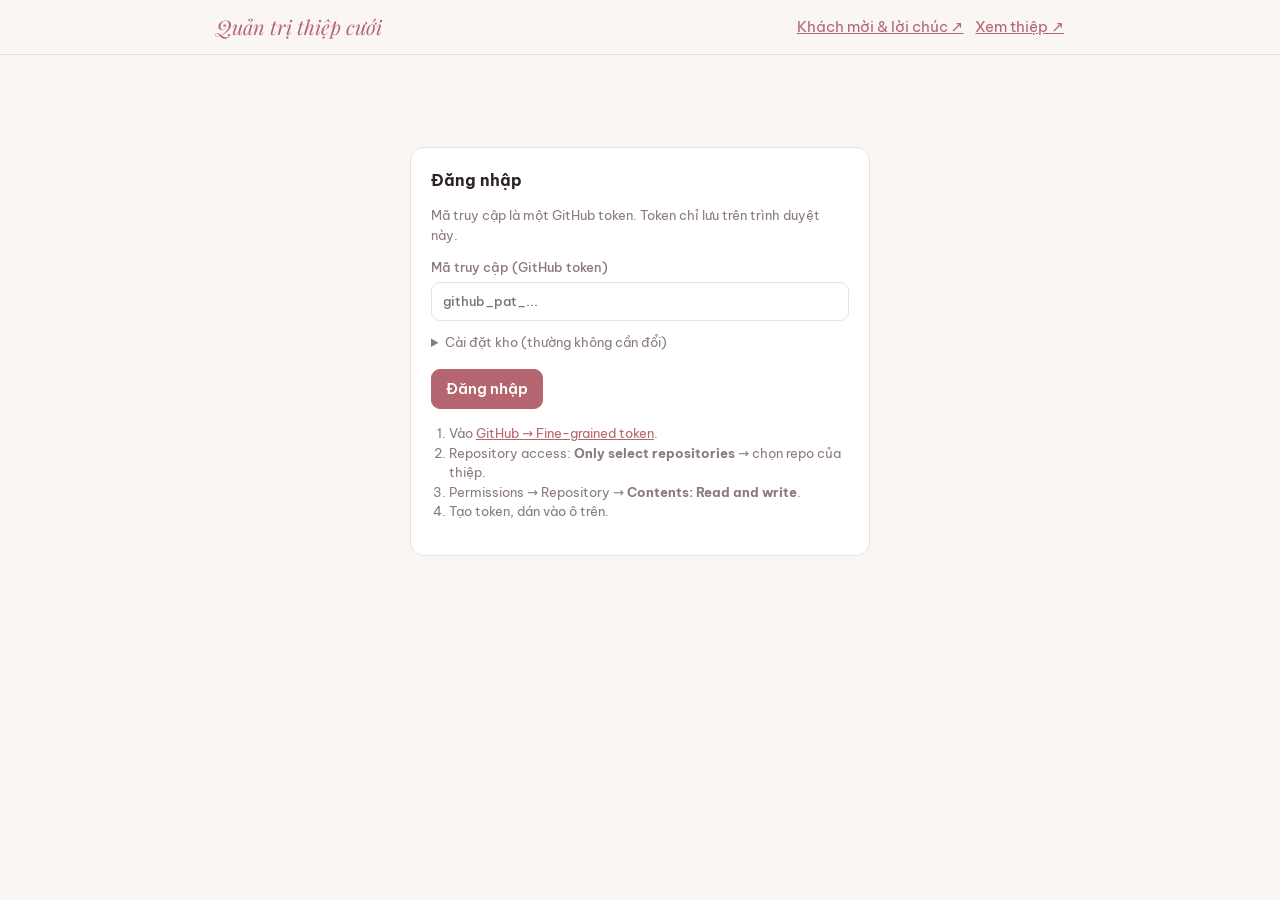
<file: admin.html>
<!doctype html>
<html lang="vi">
<head>
<meta charset="utf-8" />
<meta name="viewport" content="width=device-width, initial-scale=1" />
<meta name="robots" content="noindex, nofollow" />
<title>Quản trị thiệp cưới</title>
<link rel="preconnect" href="https://fonts.googleapis.com" />
<link href="https://fonts.googleapis.com/css2?family=Be+Vietnam+Pro:wght@400;500;600;700&family=Playfair+Display:ital,wght@1,500&display=swap" rel="stylesheet" />
<style>
  :root {
    --bg: #faf6f4; --card: #fff; --ink: #2d2326; --muted: #8a7a7e; --line: #ecdfe1;
    --accent: #b5656f; --accent-ink: #fff; --ok: #3f8a5c; --err: #c0392b;
  }
  * { box-sizing: border-box; }
  body { margin: 0; background: var(--bg); color: var(--ink); font: 15px/1.5 "Be Vietnam Pro", system-ui, sans-serif; }
  header { position: sticky; top: 0; z-index: 10; background: rgba(250,246,244,.92); backdrop-filter: blur(8px); border-bottom: 1px solid var(--line); }
  .bar { max-width: 880px; margin: 0 auto; padding: 12px 16px; display: flex; gap: 12px; align-items: center; }
  .brand { font-family: "Playfair Display", serif; font-style: italic; font-size: 20px; color: var(--accent); flex: 1; }
  main { max-width: 880px; margin: 0 auto; padding: 20px 16px 120px; }
  .card { background: var(--card); border: 1px solid var(--line); border-radius: 14px; padding: 20px; margin-bottom: 16px; }
  .card h2 { margin: 0 0 14px; font-size: 16px; }
  .card h3 { margin: 18px 0 8px; font-size: 13px; color: var(--muted); text-transform: uppercase; letter-spacing: .06em; }
  .grid { display: grid; grid-template-columns: repeat(auto-fill, minmax(240px, 1fr)); gap: 12px 16px; }
  label { display: block; font-size: 13px; font-weight: 500; color: var(--muted); }
  input, textarea { width: 100%; margin-top: 4px; padding: 9px 11px; border: 1px solid var(--line); border-radius: 9px; font: inherit; color: var(--ink); background: #fff; }
  input:focus, textarea:focus { outline: 2px solid color-mix(in srgb, var(--accent) 35%, transparent); border-color: var(--accent); }
  textarea { min-height: 84px; resize: vertical; }
  .full { grid-column: 1 / -1; }
  .item { border: 1px dashed var(--line); border-radius: 10px; padding: 12px; margin-bottom: 10px; }
  button { font: inherit; cursor: pointer; border-radius: 9px; border: 1px solid var(--line); background: #fff; padding: 8px 14px; color: var(--ink); }
  button.primary { background: var(--accent); border-color: var(--accent); color: var(--accent-ink); font-weight: 600; }
  button:disabled { opacity: .55; cursor: wait; }
  .photos { display: grid; grid-template-columns: repeat(auto-fill, minmax(150px, 1fr)); gap: 12px; }
  .photo { border: 1px solid var(--line); border-radius: 10px; overflow: hidden; background: #fff; }
  .photo img { display: block; width: 100%; aspect-ratio: 1; object-fit: cover; background: #f3eaec; }
  .photo .meta { padding: 8px; font-size: 12px; }
  .photo .meta b { display: block; font-weight: 600; margin-bottom: 6px; }
  .photo .new { outline: 3px solid var(--accent); outline-offset: -3px; }
  .photo button { width: 100%; padding: 6px; font-size: 12px; }
  .hint { color: var(--muted); font-size: 13px; }
  /* Save: spinner on the button, overlay with current step, toast result */
  @keyframes spin { to { transform: rotate(360deg); } }
  button.is-loading { position: relative; padding-left: 38px; cursor: wait; opacity: 1 !important; }
  button.is-loading::before { content: ""; position: absolute; left: 14px; top: 50%; width: 14px; height: 14px; margin-top: -7px;
    border: 2px solid rgba(255,255,255,.45); border-top-color: #fff; border-radius: 50%; animation: spin .8s linear infinite; }
  #savingOverlay { position: fixed; inset: 0; z-index: 200; display: grid; place-items: center; background: rgba(45,35,38,.28);
    backdrop-filter: blur(2px); opacity: 0; pointer-events: none; transition: opacity .2s; }
  #savingOverlay.show { opacity: 1; pointer-events: auto; }
  .saving-card { background: #fff; border-radius: 16px; padding: 22px 28px; min-width: 240px; max-width: 86vw; display: grid; justify-items: center; gap: 8px;
    box-shadow: 0 18px 50px rgba(0,0,0,.18); text-align: center; }
  .saving-card .spinner { width: 34px; height: 34px; border: 3px solid #f1dfe2; border-top-color: var(--accent); border-radius: 50%; animation: spin .8s linear infinite; }
  .saving-card small { color: var(--muted); min-height: 1.2em; }
  #toastBox { position: fixed; top: 16px; right: 16px; z-index: 210; display: grid; gap: 10px; max-width: min(360px, calc(100vw - 32px)); }
  .toast { display: flex; gap: 10px; align-items: flex-start; background: #fff; border-radius: 12px; padding: 12px 14px;
    box-shadow: 0 10px 30px rgba(0,0,0,.14); border-left: 4px solid var(--ok); animation: toastIn .3s ease; transition: opacity .4s, transform .4s; }
  .toast.err { border-left-color: var(--err); }
  .toast.hide { opacity: 0; transform: translateX(20px); }
  .toast .ico { flex: none; width: 22px; height: 22px; border-radius: 50%; display: grid; place-items: center; color: #fff; font-weight: 700; font-size: 13px; background: var(--ok); }
  .toast.err .ico { background: var(--err); }
  .toast b { display: block; font-size: 14px; } .toast small { color: var(--muted); font-size: 13px; }
  @keyframes toastIn { from { opacity: 0; transform: translateX(20px); } }
  .song-list { display: grid; gap: 8px; }
  .song { display: flex; align-items: center; gap: 8px; padding: 10px 12px; border: 1px solid var(--line); border-radius: 10px; background: #fff; }
  .song.current { border-color: var(--accent); background: #fdf6f7; }
  .song-name { flex: 1; min-width: 0; }
  .song-name b { display: block; overflow: hidden; text-overflow: ellipsis; white-space: nowrap; font-weight: 600; }
  .song-name small { color: var(--muted); font-size: 12px; }
  .song button { padding: 6px 10px; font-size: 13px; white-space: nowrap; }
  .album-actions { display: flex; gap: 4px; }
  .album-actions button { flex: 1; padding: 5px 0; font-size: 13px; }
  .album-actions button:last-child { color: var(--err); }
  .album-actions button:disabled { opacity: .35; cursor: default; }
  .album-add { display: flex; flex-direction: column; align-items: center; justify-content: center; gap: 4px;
    min-height: 150px; border: 2px dashed var(--line); background: #fcf8f8; color: var(--accent); font-weight: 600; cursor: pointer; border-radius: 10px; }
  .album-add span { font-size: 32px; line-height: 1; }
  .album-add:hover { border-color: var(--accent); }
  .savebar { position: fixed; left: 0; right: 0; bottom: 0; background: #fff; border-top: 1px solid var(--line); }
  .savebar .bar { justify-content: flex-end; }
  #status { flex: 1; font-size: 13px; color: var(--muted); }
  #status.ok { color: var(--ok); } #status.err { color: var(--err); }
  .login { max-width: 460px; margin: 8vh auto; }
  .login ol { padding-left: 18px; color: var(--muted); font-size: 13px; }
  a { color: var(--accent); }
  [hidden] { display: none !important; }

  /* Split view: form left, live preview right */
  body.split header .bar, body.split .savebar .bar { max-width: none; }
  body.split main { max-width: none; padding: 0; display: grid; grid-template-columns: minmax(420px, 1fr) minmax(380px, 1fr); }
  body.split #editorView { height: calc(100vh - 57px - 61px); overflow-y: auto; padding: 20px 16px 24px; }
  body.split #previewPane { display: flex; }
  #previewPane { display: none; flex-direction: column; height: calc(100vh - 57px - 61px); border-left: 1px solid var(--line); background: #efe7e9; }
  #previewPane .ptools { display: flex; gap: 8px; align-items: center; padding: 8px 12px; border-bottom: 1px solid var(--line); background: #fff; font-size: 13px; }
  #previewPane .ptools span { flex: 1; color: var(--muted); }
  #previewPane .ptools button { padding: 4px 10px; font-size: 13px; }
  #previewPane .ptools button.on { background: var(--accent); border-color: var(--accent); color: #fff; }
  #previewWrap { flex: 1; display: flex; justify-content: center; overflow: hidden; padding: 12px; }
  #previewFrame { border: 0; background: #fff; height: 100%; width: 100%; border-radius: 10px; box-shadow: 0 4px 24px rgba(0,0,0,.08); transition: width .2s; }
  #previewWrap.mobile #previewFrame { width: 400px; max-width: 100%; }
  @media (max-width: 900px) {
    body.split main { grid-template-columns: 1fr; }
    body.split #editorView { height: auto; overflow: visible; padding-bottom: 100px; }
    body.split #previewPane { display: none; }
  }
</style>
</head>
<body>
<header><div class="bar">
  <div class="brand">Quản trị thiệp cưới</div>
  <a href="guests.html" target="_blank">Khách mời & lời chúc ↗</a>
  <a id="viewSite" href="./" target="_blank">Xem thiệp ↗</a>
  <button id="logoutBtn" hidden>Đăng xuất</button>
</div></header>

<main>
  <!-- Login -->
  <section id="loginView" class="card login" hidden>
    <h2>Đăng nhập</h2>
    <p class="hint">Mã truy cập là một GitHub token. Token chỉ lưu trên trình duyệt này.</p>
    <label>Mã truy cập (GitHub token)
      <input id="tokenInput" type="password" autocomplete="off" placeholder="github_pat_..." />
    </label>
    <details style="margin-top:12px">
      <summary class="hint">Cài đặt kho (thường không cần đổi)</summary>
      <div class="grid" style="margin-top:8px">
        <label>Chủ repo <input id="ownerInput" /></label>
        <label>Tên repo <input id="repoInput" /></label>
        <label>Nhánh <input id="branchInput" /></label>
      </div>
    </details>
    <p style="margin-top:16px"><button class="primary" id="loginBtn">Đăng nhập</button></p>
    <ol>
      <li>Vào <a href="https://github.com/settings/personal-access-tokens/new" target="_blank" rel="noreferrer">GitHub → Fine-grained token</a>.</li>
      <li>Repository access: <b>Only select repositories</b> → chọn repo của thiệp.</li>
      <li>Permissions → Repository → <b>Contents: Read and write</b>.</li>
      <li>Tạo token, dán vào ô trên.</li>
    </ol>
  </section>

  <!-- Editor -->
  <div id="editorView" hidden></div>

  <!-- Live preview (only shown in split mode, wide screens) -->
  <section id="previewPane" aria-label="Xem trước">
    <div class="ptools">
      <span>Xem trước – cập nhật ngay khi gõ (chưa lưu lên live)</span>
      <button type="button" id="pvMobile" class="on">Điện thoại</button>
      <button type="button" id="pvDesktop">Máy tính</button>
      <button type="button" id="pvReload" title="Tải lại xem trước">↻</button>
    </div>
    <div id="previewWrap" class="mobile"><iframe id="previewFrame" title="Xem trước thiệp"></iframe></div>
  </section>
</main>

<div class="savebar" id="saveBar" hidden><div class="bar">
  <span id="status">Chưa có thay đổi</span>
  <button class="primary" id="saveBtn">Lưu &amp; đăng lên</button>
</div></div>

<input type="file" id="filePicker" accept="image/*" hidden />

<script>
(function () {
  const DEFAULTS = { owner: 'longnhatnguyen', repo: 'trongtien', branch: 'main' };
  const PHOTO_DIR = 'assets/photos/uploads';
  const store = {
    get(k) { try { return localStorage.getItem('wadmin.' + k); } catch { return null; } },
    set(k, v) { try { localStorage.setItem('wadmin.' + k, v); } catch {} },
    del(k) { try { localStorage.removeItem('wadmin.' + k); } catch {} },
  };
  const cfg = {
    token: store.get('token') || '',
    owner: store.get('owner') || DEFAULTS.owner,
    repo: store.get('repo') || DEFAULTS.repo,
    branch: store.get('branch') || DEFAULTS.branch,
  };

  let data = null, sha = null;
  const pending = {}; // photoKey -> { blob, dataUrl, name }
  const justUploaded = {}; // photoKey -> dataUrl (preview only)
  const albumPending = {}; // 'pending:id' -> { blob, dataUrl, name } (new album photos not uploaded yet)
  const albumUploaded = {}; // uploaded path -> dataUrl (preview/thumbs while Pages rebuilds)
  let musicPending = null;     // { file, url } new music not uploaded yet
  let musicUploadedUrl = null; // object URL of the just-uploaded song (Pages needs ~1 min to serve it)
  let musicUploadedPath = null;
  let audioFiles = [];         // audio files found in the repo (assets/audio, assets/audio/uploads)
  const $ = (id) => document.getElementById(id);
  const statusEl = $('status');

  function setStatus(msg, cls) {
    statusEl.textContent = msg; statusEl.className = cls || '';
    const step = document.getElementById('savingStep'); // mirror progress into the saving overlay
    if (step) step.textContent = msg;
  }

  // ---------- GitHub API ----------
  async function gh(path, opts = {}) {
    const res = await fetch(`https://api.github.com/repos/${cfg.owner}/${cfg.repo}/${path}`, {
      ...opts,
      headers: {
        Authorization: `Bearer ${cfg.token}`,
        Accept: 'application/vnd.github+json',
        'X-GitHub-Api-Version': '2022-11-28',
        ...(opts.body ? { 'Content-Type': 'application/json' } : {}),
      },
    });
    if (!res.ok) {
      let msg = res.status + '';
      try { msg += ' ' + (await res.json()).message; } catch {}
      const err = new Error(msg); err.status = res.status; throw err;
    }
    return res.json();
  }
  const b64ToUtf8 = (b64) => new TextDecoder().decode(Uint8Array.from(atob(b64.replace(/\n/g, '')), c => c.charCodeAt(0)));
  const utf8ToB64 = (str) => { let s = ''; new TextEncoder().encode(str).forEach(b => s += String.fromCharCode(b)); return btoa(s); };
  const blobToB64 = (blob) => new Promise((ok, no) => { const r = new FileReader(); r.onload = () => ok(r.result.split(',')[1]); r.onerror = no; r.readAsDataURL(blob); });

  async function loadContent() {
    const f = await gh(`contents/content.json?ref=${encodeURIComponent(cfg.branch)}`);
    sha = f.sha;
    data = JSON.parse(b64ToUtf8(f.content));
    // Local dev: show the working-copy content.json (may have newer fields than GitHub)
    if (/^(localhost|127\.0\.0\.1)$/.test(location.hostname)) {
      try {
        const r = await fetch('content.json?t=' + Date.now(), { cache: 'no-store' });
        if (r.ok) data = await r.json();
      } catch {}
    }
  }

  async function putFile(path, b64, message, fileSha) {
    return gh(`contents/${path}`, {
      method: 'PUT',
      body: JSON.stringify({ message, content: b64, branch: cfg.branch, ...(fileSha ? { sha: fileSha } : {}) }),
    });
  }

  // ---------- Image resize (keeps repo & page light) ----------
  function resizeImage(file, maxSide = 1800, quality = 0.85) {
    return new Promise((ok, no) => {
      const img = new Image();
      img.onload = () => {
        const s = Math.min(1, maxSide / Math.max(img.width, img.height));
        const c = document.createElement('canvas');
        c.width = Math.round(img.width * s); c.height = Math.round(img.height * s);
        c.getContext('2d').drawImage(img, 0, 0, c.width, c.height);
        c.toBlob(b => b ? ok({ blob: b, dataUrl: c.toDataURL('image/jpeg', 0.6) }) : no(new Error('Không đọc được ảnh')), 'image/jpeg', quality);
        URL.revokeObjectURL(img.src);
      };
      img.onerror = () => no(new Error('File không phải ảnh hợp lệ'));
      img.src = URL.createObjectURL(file);
    });
  }

  // ---------- Form builder ----------
  const get = (o, p) => p.split('.').reduce((x, k) => x?.[k], o);
  const set = (o, p, v) => { const ks = p.split('.'); const last = ks.pop(); ks.reduce((x, k) => x[k], o)[last] = v; };
  let dirty = false;
  function markDirty() { dirty = true; setStatus('Có thay đổi chưa lưu'); schedulePreview(); }

  // ---------- Live preview (iframe of the real invitation, same origin) ----------
  const frame = $('previewFrame');
  let pvTimer = null;
  function schedulePreview() { clearTimeout(pvTimer); pvTimer = setTimeout(sendPreview, 250); }
  function sendPreview() {
    if (!data || !frame.contentWindow) return;
    const copy = JSON.parse(JSON.stringify(data));
    Object.keys(justUploaded).forEach(k => { copy.photos[k] = justUploaded[k]; });
    Object.keys(pending).forEach(k => { copy.photos[k] = pending[k].dataUrl; });
    if (Array.isArray(copy.album)) copy.album = copy.album.map(s => (albumPending[s] ? albumPending[s].dataUrl : (albumUploaded[s] || s)));
    frame.contentWindow.postMessage({ type: 'wedding-preview', data: copy }, location.origin);
  }
  frame.addEventListener('load', () => setTimeout(sendPreview, 300));
  let textLabels = null; // original texts, used as field labels

  // Click in preview -> focus the matching field
  window.addEventListener('message', (e) => {
    if (e.origin !== location.origin || !e.data || e.data.type !== 'wedding-pick') return;
    const root = $('editorView');
    for (const p of e.data.paths || []) {
      const el = root.querySelector(`[data-path="${CSS.escape(p)}"]`);
      if (!el) continue;
      el.scrollIntoView({ behavior: 'smooth', block: 'center' });
      const target = el.matches('input,textarea') ? el : el.querySelector('button');
      setTimeout(() => target && target.focus({ preventScroll: true }), 300);
      el.animate([{ boxShadow: '0 0 0 4px #b5656f' }, { boxShadow: '0 0 0 0 transparent' }], { duration: 1400 });
      break;
    }
  });
  function loadPreview() { frame.src = './?preview=1&t=' + Date.now(); }
  $('pvReload').addEventListener('click', loadPreview);
  $('pvMobile').addEventListener('click', () => { $('previewWrap').classList.add('mobile'); $('pvMobile').classList.add('on'); $('pvDesktop').classList.remove('on'); });
  $('pvDesktop').addEventListener('click', () => { $('previewWrap').classList.remove('mobile'); $('pvDesktop').classList.add('on'); $('pvMobile').classList.remove('on'); });

  function field(label, path, opts = {}) {
    const wrap = document.createElement('label');
    if (opts.full) wrap.className = 'full';
    wrap.textContent = label;
    const el = document.createElement(opts.area ? 'textarea' : 'input');
    if (opts.type) el.type = opts.type;
    if (opts.placeholder) el.placeholder = opts.placeholder;
    el.value = get(data, path) ?? '';
    el.dataset.path = path;
    el.addEventListener('input', () => { set(data, path, el.value); markDirty(); });
    wrap.appendChild(el);
    return wrap;
  }
  function card(title, hint) {
    const c = document.createElement('section'); c.className = 'card';
    c.innerHTML = `<h2></h2>${hint ? '<p class="hint"></p>' : ''}`;
    c.querySelector('h2').textContent = title;
    if (hint) c.querySelector('.hint').textContent = hint;
    return c;
  }
  function grid(children) { const g = document.createElement('div'); g.className = 'grid'; children.forEach(ch => g.appendChild(ch)); return g; }
  function sub(text) { const h = document.createElement('h3'); h.textContent = text; return h; }

  const PHOTO_LABELS = {
    heroCover: 'Ảnh bìa chính', envelopeCandid1: 'Phong bì – ảnh 1', envelopeCandid2: 'Phong bì – ảnh 2',
    saveTheDate: 'Nền Save the Date', groomPortrait: 'Chân dung chú rể', bridePortrait: 'Chân dung cô dâu',
    galleryTilted1: 'Album – ảnh nghiêng 1', galleryTilted2: 'Album – ảnh nghiêng 2',
    gallery1: 'Album 1', gallery2: 'Album 2', gallery3: 'Album 3', gallery4: 'Album 4',
    gallery5: 'Album 5', gallery6: 'Album 6', gallery7: 'Album 7', gallery8: 'Album 8',
    footerBg: 'Ảnh kết',
    qrGroom: 'QR mừng cưới – chú rể', qrBride: 'QR mừng cưới – cô dâu',
  };
  const siteUrl = (p) => `https://raw.githubusercontent.com/${cfg.owner}/${cfg.repo}/${cfg.branch}/${p}`;

  function buildEditor() {
    const root = $('editorView'); root.innerHTML = '';

    const c1 = card('Cô dâu & chú rể');
    c1.appendChild(grid([
      field('Tên chú rể', 'groomName'), field('Tên cô dâu', 'brideName'),
      field('Chữ lồng – chữ cái chú rể', 'monogramGroom', { placeholder: 'T' }),
      field('Chữ lồng – chữ cái cô dâu', 'monogramBride', { placeholder: 'H' }),
      field('Tiêu đề lớn đầu thiệp', 'heroTitle', { placeholder: "We're getting married" }),
      field('Câu khẩu hiệu', 'tagline'),
    ]));
    c1.appendChild(sub('Bố mẹ'));
    c1.appendChild(grid([
      field('Bố chú rể', 'parents.groomFather'), field('Mẹ chú rể', 'parents.groomMother'),
      field('Bố cô dâu', 'parents.brideFather'), field('Mẹ cô dâu', 'parents.brideMother'),
    ]));
    root.appendChild(c1);

    const c2 = card('Ngày cưới', 'Ngày giờ đếm ngược dùng định dạng của máy (giờ Việt Nam).');
    c2.appendChild(grid([
      field('Ngày hiển thị', 'dateText', { placeholder: '28.11.2026' }),
      field('Ngày giờ đếm ngược', 'weddingDateTime', { type: 'datetime-local' }),
    ]));
    root.appendChild(c2);

    const c3 = card('Lễ cưới');
    [['groom', 'Nhà trai'], ['bride', 'Nhà gái']].forEach(([s, name]) => {
      c3.appendChild(sub(name));
      c3.appendChild(grid([
        field('Tên lễ', `events.${s}.title`), field('Dòng phụ', `events.${s}.subtitle`),
        field('Giờ', `events.${s}.time`), field('Ngày', `events.${s}.date`),
        field('Âm lịch', `events.${s}.lunar`, { full: true }),
        field('Địa điểm', `events.${s}.place`), field('Địa chỉ', `events.${s}.address`),
        field('Link Google Maps', `events.${s}.mapUrl`, { full: true }),
      ]));
    });
    root.appendChild(c3);

    const c6 = card('Mừng cưới (tài khoản)', 'Nhớ thay cả ảnh QR ở phần Ảnh nếu đổi số tài khoản.');
    [['groom', 'Chú rể'], ['bride', 'Cô dâu']].forEach(([s, name]) => {
      c6.appendChild(sub(name));
      c6.appendChild(grid([
        field('Ngân hàng', `bank.${s}.bank`), field('Chủ tài khoản', `bank.${s}.owner`), field('Số tài khoản', `bank.${s}.number`),
      ]));
    });
    root.appendChild(c6);

    const cs = card('Kết nối Google Sheets (lưu lời chúc & xác nhận tham dự)', 'Dán Web App URL của Google Apps Script (bắt đầu bằng https://script.google.com/). Xem hướng dẫn trong GOOGLE_SHEETS.md.');
    cs.appendChild(grid([field('Web App URL', 'sheetUrl', { full: true, placeholder: 'https://script.google.com/macros/s/.../exec' })]));
    root.appendChild(cs);

    const c7 = card('Lời cảm ơn cuối thiệp');
    c7.appendChild(grid([field('Nội dung', 'thankYou', { area: true, full: true })]));
    root.appendChild(c7);

    if (data.texts) {
      const c9 = card('Tất cả chữ khác trên thiệp', 'Mẹo: bấm vào chữ bất kỳ ở khung xem trước để nhảy tới ô tương ứng.');
      if (!textLabels) textLabels = { ...data.texts };
      const items = Object.keys(data.texts).map(k => {
        const label = (textLabels[k] || k).replace(/\s+/g, ' ').slice(0, 40);
        const v = data.texts[k] || '';
        return field(label, `texts.${k}`, { area: v.includes('\n') || v.length > 60, full: v.length > 60 });
      });
      c9.appendChild(grid(items));
      root.appendChild(c9);
    }

    // ----- Background music -----
    const cm = card('Nhạc nền', 'Chọn file nhạc (mp3, m4a…). Nhạc phát khi khách mở thiệp. Nên dùng file dưới 10MB để thiệp tải nhanh.');
    cm.dataset.path = 'music';
    const player = document.createElement('audio');
    player.controls = true; player.preload = 'none'; player.style.width = '100%';
    player.src = musicPending ? musicPending.url : (musicUploadedUrl || ('./' + (data.music || '')));
    const fileName = document.createElement('p'); fileName.className = 'hint';
    fileName.textContent = musicPending
      ? `Bài mới (chưa lưu): ${musicPending.file.name} · ${(musicPending.file.size / 1048576).toFixed(1)}MB`
      : `Đang dùng: ${(data.music || '').split('/').pop()}`;
    const pickBtn = document.createElement('button'); pickBtn.type = 'button'; pickBtn.textContent = '🎵 Chọn bài khác';
    pickBtn.addEventListener('click', () => { musicPicker.value = ''; musicPicker.click(); });
    const startWrap = field('Phát từ giây thứ', 'musicStart', { type: 'number', placeholder: '0' });
    const startInput = startWrap.querySelector('input'); startInput.min = '0'; startInput.step = '1';
    startInput.addEventListener('input', () => { data.musicStart = Math.max(0, Number(startInput.value) || 0); });
    const useNow = document.createElement('button'); useNow.type = 'button'; useNow.textContent = '⏱ Lấy vị trí đang nghe';
    useNow.title = 'Bấm khi đang nghe thử để lấy đúng giây hiện tại';
    useNow.addEventListener('click', () => {
      const t = Math.floor(player.currentTime || 0);
      startInput.value = t; data.musicStart = t; markDirty();
    });
    const rowBtns = document.createElement('div'); rowBtns.style.cssText = 'display:flex;gap:8px;flex-wrap:wrap;margin:10px 0';
    rowBtns.append(pickBtn, useNow);
    cm.append(player, fileName, rowBtns, grid([field('Tên bài hát (hiện trong thông báo khi phát)', 'musicTitle'), startWrap]));

    // Songs uploaded before: pick one again (library in content.json + files found in the repo)
    if (!Array.isArray(data.musicLibrary)) data.musicLibrary = [];
    const lib = data.musicLibrary.slice();
    audioFiles.forEach(p => { if (!lib.some(x => x.path === p)) lib.push({ path: p, title: p.split('/').pop().replace(/\.[^.]+$/, ''), start: 0 }); });
    if (data.music && !lib.some(x => x.path === data.music)) lib.unshift({ path: data.music, title: data.musicTitle || data.music.split('/').pop(), start: Number(data.musicStart) || 0 });
    if (lib.length) {
      cm.appendChild(sub('Các bài đã đăng'));
      const list = document.createElement('div'); list.className = 'song-list';
      lib.forEach(song => {
        const cur = !musicPending && song.path === data.music;
        const row = document.createElement('div'); row.className = 'song' + (cur ? ' current' : '');
        const name = document.createElement('div'); name.className = 'song-name';
        const t = document.createElement('b'); t.textContent = song.title || song.path.split('/').pop();
        const meta = document.createElement('small'); meta.textContent = (cur ? 'Đang dùng · ' : '') + `phát từ giây ${song.start || 0}`;
        name.append(t, meta);
        const play = document.createElement('button'); play.type = 'button'; play.textContent = '▶ Nghe';
        play.addEventListener('click', () => {
          player.src = (song.path === musicUploadedPath && musicUploadedUrl) ? musicUploadedUrl : './' + song.path;
          player.currentTime = 0;
          player.play().then(() => { if (song.start) player.currentTime = song.start; }).catch(() => {});
        });
        const use = document.createElement('button'); use.type = 'button';
        use.textContent = cur ? '✓ Đang dùng' : 'Dùng bài này';
        use.disabled = cur; if (!cur) use.className = 'primary';
        use.addEventListener('click', () => {
          if (musicPending) { URL.revokeObjectURL(musicPending.url); musicPending = null; }
          data.music = song.path; data.musicTitle = song.title; data.musicStart = Number(song.start) || 0;
          buildEditor(); markDirty();
          $('editorView').querySelector('[data-path="music"]')?.scrollIntoView({ behavior: 'smooth', block: 'start' });
        });
        row.append(name, play, use);
        list.appendChild(row);
      });
      cm.appendChild(list);
    }
    root.appendChild(cm);

    // ----- Swipe album: variable number of photos -----
    if (!Array.isArray(data.album)) data.album = [];
    const ca = card(`Album ảnh lướt ngang (${data.album.length} ảnh)`, 'Thêm, xoá, đổi thứ tự ảnh. Có thể chọn nhiều ảnh một lúc.');
    ca.dataset.path = 'album';
    const ag = document.createElement('div'); ag.className = 'photos';
    data.album.forEach((src, i) => {
      const box = document.createElement('div'); box.className = 'photo';
      const img = document.createElement('img'); img.loading = 'lazy'; img.alt = `Ảnh album ${i + 1}`;
      const pend = typeof src === 'string' && src.startsWith('pending:') ? albumPending[src] : null;
      img.src = pend ? pend.dataUrl : (albumUploaded[src] || siteUrl(src));
      if (pend) img.classList.add('new');
      const meta = document.createElement('div'); meta.className = 'meta';
      const b = document.createElement('b'); b.textContent = `Ảnh ${i + 1}`;
      const row = document.createElement('div'); row.className = 'album-actions';
      const mk = (txt, title, fn, disabled) => {
        const x = document.createElement('button'); x.type = 'button'; x.textContent = txt; x.title = title;
        x.disabled = !!disabled; x.addEventListener('click', fn); return x;
      };
      row.append(
        mk('←', 'Đưa lên trước', () => moveAlbum(i, -1), i === 0),
        mk('→', 'Đưa ra sau', () => moveAlbum(i, 1), i === data.album.length - 1),
        mk('✕', 'Xoá ảnh này', () => removeAlbum(i))
      );
      meta.append(b, row); box.append(img, meta); ag.appendChild(box);
    });
    const add = document.createElement('button'); add.type = 'button'; add.className = 'photo album-add';
    add.innerHTML = '<span>+</span>Thêm ảnh';
    add.addEventListener('click', () => { albumPicker.value = ''; albumPicker.click(); });
    ag.appendChild(add);
    ca.appendChild(ag);
    root.appendChild(ca);

    const c8 = card('Ảnh', 'Bấm "Đổi ảnh" để chọn ảnh mới. Ảnh được tự thu nhỏ trước khi tải lên.');
    const pg = document.createElement('div'); pg.className = 'photos';
    Object.keys(data.photos).filter(k => !/^gallery\d+$/.test(k)).forEach(key => {
      const box = document.createElement('div'); box.className = 'photo';
      box.dataset.path = 'photos.' + key;
      const label = PHOTO_LABELS[key] || ('Trang trí: ' + key.replace(/^img_/, '').replace(/_/g, ' '));
      const img = document.createElement('img'); img.loading = 'lazy'; img.alt = label;
      img.src = pending[key]?.dataUrl || siteUrl(data.photos[key]);
      if (pending[key]) img.classList.add('new');
      const meta = document.createElement('div'); meta.className = 'meta';
      const b = document.createElement('b'); b.textContent = label;
      const btn = document.createElement('button'); btn.type = 'button'; btn.textContent = 'Đổi ảnh';
      btn.addEventListener('click', () => pickPhoto(key, img));
      meta.append(b, btn); box.append(img, meta); pg.appendChild(box);
    });
    c8.appendChild(pg);
    root.appendChild(c8);
  }

  // ----- Music editing -----
  const musicPicker = document.createElement('input');
  musicPicker.type = 'file'; musicPicker.accept = 'audio/*,.mp3,.m4a,.aac,.ogg,.wav'; musicPicker.hidden = true;
  document.body.appendChild(musicPicker);
  musicPicker.addEventListener('change', () => {
    const file = musicPicker.files && musicPicker.files[0];
    if (!file) return;
    if (!/^audio\//.test(file.type) && !/\.(mp3|m4a|aac|ogg|wav)$/i.test(file.name)) { setStatus('File này không phải nhạc', 'err'); return; }
    if (file.size > 40 * 1048576) { setStatus('File nhạc quá lớn (tối đa 40MB). Hãy chọn bản nhẹ hơn.', 'err'); return; }
    if (musicPending) URL.revokeObjectURL(musicPending.url);
    musicPending = { file, url: URL.createObjectURL(file) };
    if (!data.musicTitle || data.musicTitle === 'Cùng Anh (Acoustic)') data.musicTitle = file.name.replace(/\.[^.]+$/, '');
    data.musicStart = 0;
    buildEditor(); markDirty();
    $('editorView').querySelector('[data-path="music"]')?.scrollIntoView({ behavior: 'smooth', block: 'start' });
  });

  // ----- Album editing -----
  const albumPicker = document.createElement('input');
  albumPicker.type = 'file'; albumPicker.accept = 'image/*'; albumPicker.multiple = true; albumPicker.hidden = true;
  document.body.appendChild(albumPicker);
  albumPicker.addEventListener('change', async () => {
    const files = Array.from(albumPicker.files || []);
    if (!files.length) return;
    setStatus(`Đang xử lý ${files.length} ảnh…`);
    for (const file of files) {
      try {
        const { blob, dataUrl } = await resizeImage(file);
        const id = 'pending:' + Date.now().toString(36) + Math.random().toString(36).slice(2, 7);
        albumPending[id] = { blob, dataUrl, name: `album-${id.slice(8)}.jpg` };
        data.album.push(id);
      } catch (err) { setStatus(err.message, 'err'); }
    }
    buildEditor(); markDirty();
    $('editorView').querySelector('[data-path="album"]')?.scrollIntoView({ behavior: 'smooth', block: 'start' });
  });
  function moveAlbum(i, dir) {
    const j = i + dir; if (j < 0 || j >= data.album.length) return;
    [data.album[i], data.album[j]] = [data.album[j], data.album[i]];
    buildEditor(); markDirty();
  }
  function removeAlbum(i) {
    const [gone] = data.album.splice(i, 1);
    if (albumPending[gone]) delete albumPending[gone];
    buildEditor(); markDirty();
  }

  let pickTarget = null;
  function pickPhoto(key, img) { pickTarget = { key, img }; $('filePicker').value = ''; $('filePicker').click(); }
  $('filePicker').addEventListener('change', async (e) => {
    const file = e.target.files[0]; if (!file || !pickTarget) return;
    try {
      const { blob, dataUrl } = await resizeImage(file);
      const name = `${pickTarget.key}-${Date.now()}.jpg`;
      pending[pickTarget.key] = { blob, dataUrl, name };
      pickTarget.img.src = dataUrl; pickTarget.img.classList.add('new');
      markDirty();
    } catch (err) { setStatus(err.message, 'err'); }
  });

  // ---------- Save ----------
  // Saving overlay (spinner + current step) and toast notifications
  function showSaving(on) {
    let ov = document.getElementById('savingOverlay');
    if (!ov) {
      ov = document.createElement('div');
      ov.id = 'savingOverlay';
      ov.setAttribute('role', 'status');
      ov.setAttribute('aria-live', 'polite');
      ov.innerHTML = '<div class="saving-card"><span class="spinner" aria-hidden="true"></span><b>Đang lưu &amp; đăng lên…</b><small id="savingStep"></small></div>';
      document.body.appendChild(ov);
    }
    ov.classList.toggle('show', on);
  }
  function notify(type, title, msg) {
    let box = document.getElementById('toastBox');
    if (!box) { box = document.createElement('div'); box.id = 'toastBox'; document.body.appendChild(box); }
    const t = document.createElement('div');
    t.className = 'toast ' + type;
    t.setAttribute('role', type === 'err' ? 'alert' : 'status');
    t.innerHTML = '<span class="ico">' + (type === 'ok' ? '✓' : '!') + '</span><div><b></b><small></small></div>';
    t.querySelector('b').textContent = title;
    t.querySelector('small').textContent = msg || '';
    box.appendChild(t);
    const life = type === 'ok' ? 4200 : 7000;
    setTimeout(() => t.classList.add('hide'), life);
    setTimeout(() => t.remove(), life + 500);
  }

  async function save() {
    const btn = $('saveBtn'); btn.disabled = true;
    const label = btn.textContent;
    btn.classList.add('is-loading'); btn.textContent = 'Đang lưu…';
    showSaving(true);
    try {
      const keys = Object.keys(pending);
      for (let i = 0; i < keys.length; i++) {
        const k = keys[i], p = pending[k];
        setStatus(`Đang tải ảnh ${i + 1}/${keys.length}…`);
        const path = `${PHOTO_DIR}/${p.name}`;
        await putFile(path, await blobToB64(p.blob), `admin: cập nhật ảnh ${k}`);
        data.photos[k] = path;
        justUploaded[k] = p.dataUrl; // Pages needs ~1 min to serve the new file; keep preview showing it
        delete pending[k];
      }
      // New background music
      if (musicPending) {
        setStatus('Đang tải nhạc lên… (file lớn có thể mất vài chục giây)');
        const ext = (musicPending.file.name.match(/\.([a-z0-9]+)$/i) || [, 'mp3'])[1].toLowerCase();
        const path = `assets/audio/uploads/music-${Date.now()}.${ext}`;
        await putFile(path, await blobToB64(musicPending.file), 'admin: đổi nhạc nền');
        data.music = path;
        musicUploadedUrl = musicPending.url;
        musicUploadedPath = path;
        musicPending = null;
        if (!audioFiles.includes(path)) audioFiles.push(path);
      }
      // Remember the current song (title + start) so it can be picked again later
      if (data.music) {
        if (!Array.isArray(data.musicLibrary)) data.musicLibrary = [];
        const entry = { path: data.music, title: data.musicTitle || data.music.split('/').pop(), start: Number(data.musicStart) || 0 };
        const i = data.musicLibrary.findIndex(x => x.path === data.music);
        if (i >= 0) data.musicLibrary[i] = entry; else data.musicLibrary.push(entry);
      }
      // New album photos
      const albumIds = (data.album || []).filter(s => albumPending[s]);
      for (let i = 0; i < albumIds.length; i++) {
        const id = albumIds[i], p = albumPending[id];
        setStatus(`Đang tải ảnh album ${i + 1}/${albumIds.length}…`);
        const path = `${PHOTO_DIR}/${p.name}`;
        await putFile(path, await blobToB64(p.blob), 'admin: thêm ảnh album');
        data.album[data.album.indexOf(id)] = path;
        albumUploaded[path] = p.dataUrl;
        delete albumPending[id];
      }
      setStatus('Đang lưu nội dung…');
      const json = JSON.stringify(data, null, 2) + '\n';
      try {
        const r = await putFile('content.json', utf8ToB64(json), 'admin: cập nhật nội dung thiệp', sha);
        sha = r.content.sha;
      } catch (err) {
        if (err.status !== 409) throw err;
        // Someone else saved meanwhile: refresh sha and retry once, keeping the edits in this form
        setStatus('Nội dung đã đổi ở nơi khác, đang thử lưu lại…');
        const latest = await gh(`contents/content.json?ref=${encodeURIComponent(cfg.branch)}`);
        const r2 = await putFile('content.json', utf8ToB64(json), 'admin: cập nhật nội dung thiệp', latest.sha);
        sha = r2.content.sha;
      }
      dirty = false;
      setStatus('Đã lưu ✓ Đã lên live, site cập nhật sau khoảng 1–2 phút.', 'ok');
      notify('ok', 'Đã lưu & đăng lên', 'Thiệp sẽ cập nhật sau khoảng 1–2 phút.');
      buildEditor();
      sendPreview();
    } catch (err) {
      setStatus('Lỗi: ' + err.message, 'err');
      notify('err', 'Chưa lưu được', err.message);
    } finally {
      btn.disabled = false;
      btn.classList.remove('is-loading');
      btn.textContent = label;
      showSaving(false);
    }
  }

  // ---------- Views ----------
  function showLogin(msg) {
    document.body.classList.remove('split');
    $('loginView').hidden = false; $('editorView').hidden = true; $('saveBar').hidden = true; $('logoutBtn').hidden = true;
    $('tokenInput').value = ''; $('ownerInput').value = cfg.owner; $('repoInput').value = cfg.repo; $('branchInput').value = cfg.branch;
    if (msg) { const p = $('loginView').querySelector('.hint'); p.textContent = msg; p.style.color = 'var(--err)'; }
  }
  async function enter() {
    setStatus('Đang tải…');
    try { await loadContent(); }
    catch (err) {
      if (err.status === 404) {
        // Token can see the repo but content.json isn't pushed yet?
        const repoOk = await fetch(`https://api.github.com/repos/${cfg.owner}/${cfg.repo}`, { headers: { Authorization: `Bearer ${cfg.token}` } }).then(r => r.ok).catch(() => false);
        if (repoOk) return showLogin(`Token hợp lệ, nhưng repo chưa có file content.json trên nhánh "${cfg.branch}". Hãy push code lên trước.`);
      }
      if (err.status === 401 || err.status === 403 || err.status === 404) {
        store.del('token'); cfg.token = '';
        return showLogin('Không truy cập được repo: token sai, hết hạn, hoặc chưa cấp quyền Contents.');
      }
      return showLogin('Lỗi tải dữ liệu: ' + err.message);
    }
    // Find songs already in the repo (so older uploads can be picked again)
    const isAudio = n => /\.(mp3|m4a|aac|ogg|wav)$/i.test(n);
    for (const dir of ['assets/audio', 'assets/audio/uploads']) {
      try {
        const items = await gh(`contents/${dir}?ref=${encodeURIComponent(cfg.branch)}`);
        if (Array.isArray(items)) items.forEach(it => { if (it.type === 'file' && isAudio(it.name) && !audioFiles.includes(it.path)) audioFiles.push(it.path); });
      } catch {}
    }
    $('loginView').hidden = true; $('editorView').hidden = false; $('saveBar').hidden = false; $('logoutBtn').hidden = false;
    buildEditor(); setStatus('Chưa có thay đổi');
    document.body.classList.add('split');
    loadPreview();
  }

  $('loginBtn').addEventListener('click', () => {
    cfg.token = $('tokenInput').value.trim();
    cfg.owner = $('ownerInput').value.trim() || DEFAULTS.owner;
    cfg.repo = $('repoInput').value.trim() || DEFAULTS.repo;
    cfg.branch = $('branchInput').value.trim() || DEFAULTS.branch;
    if (!cfg.token) return;
    store.set('token', cfg.token); store.set('owner', cfg.owner); store.set('repo', cfg.repo); store.set('branch', cfg.branch);
    enter();
  });
  $('tokenInput').addEventListener('keydown', e => { if (e.key === 'Enter') $('loginBtn').click(); });
  $('logoutBtn').addEventListener('click', () => { store.del('token'); cfg.token = ''; showLogin(); });
  $('saveBtn').addEventListener('click', save);
  window.addEventListener('beforeunload', e => { if (dirty) { e.preventDefault(); e.returnValue = ''; } });

  cfg.token ? enter() : showLogin();
})();
</script>
</body>
</html>
</file>
